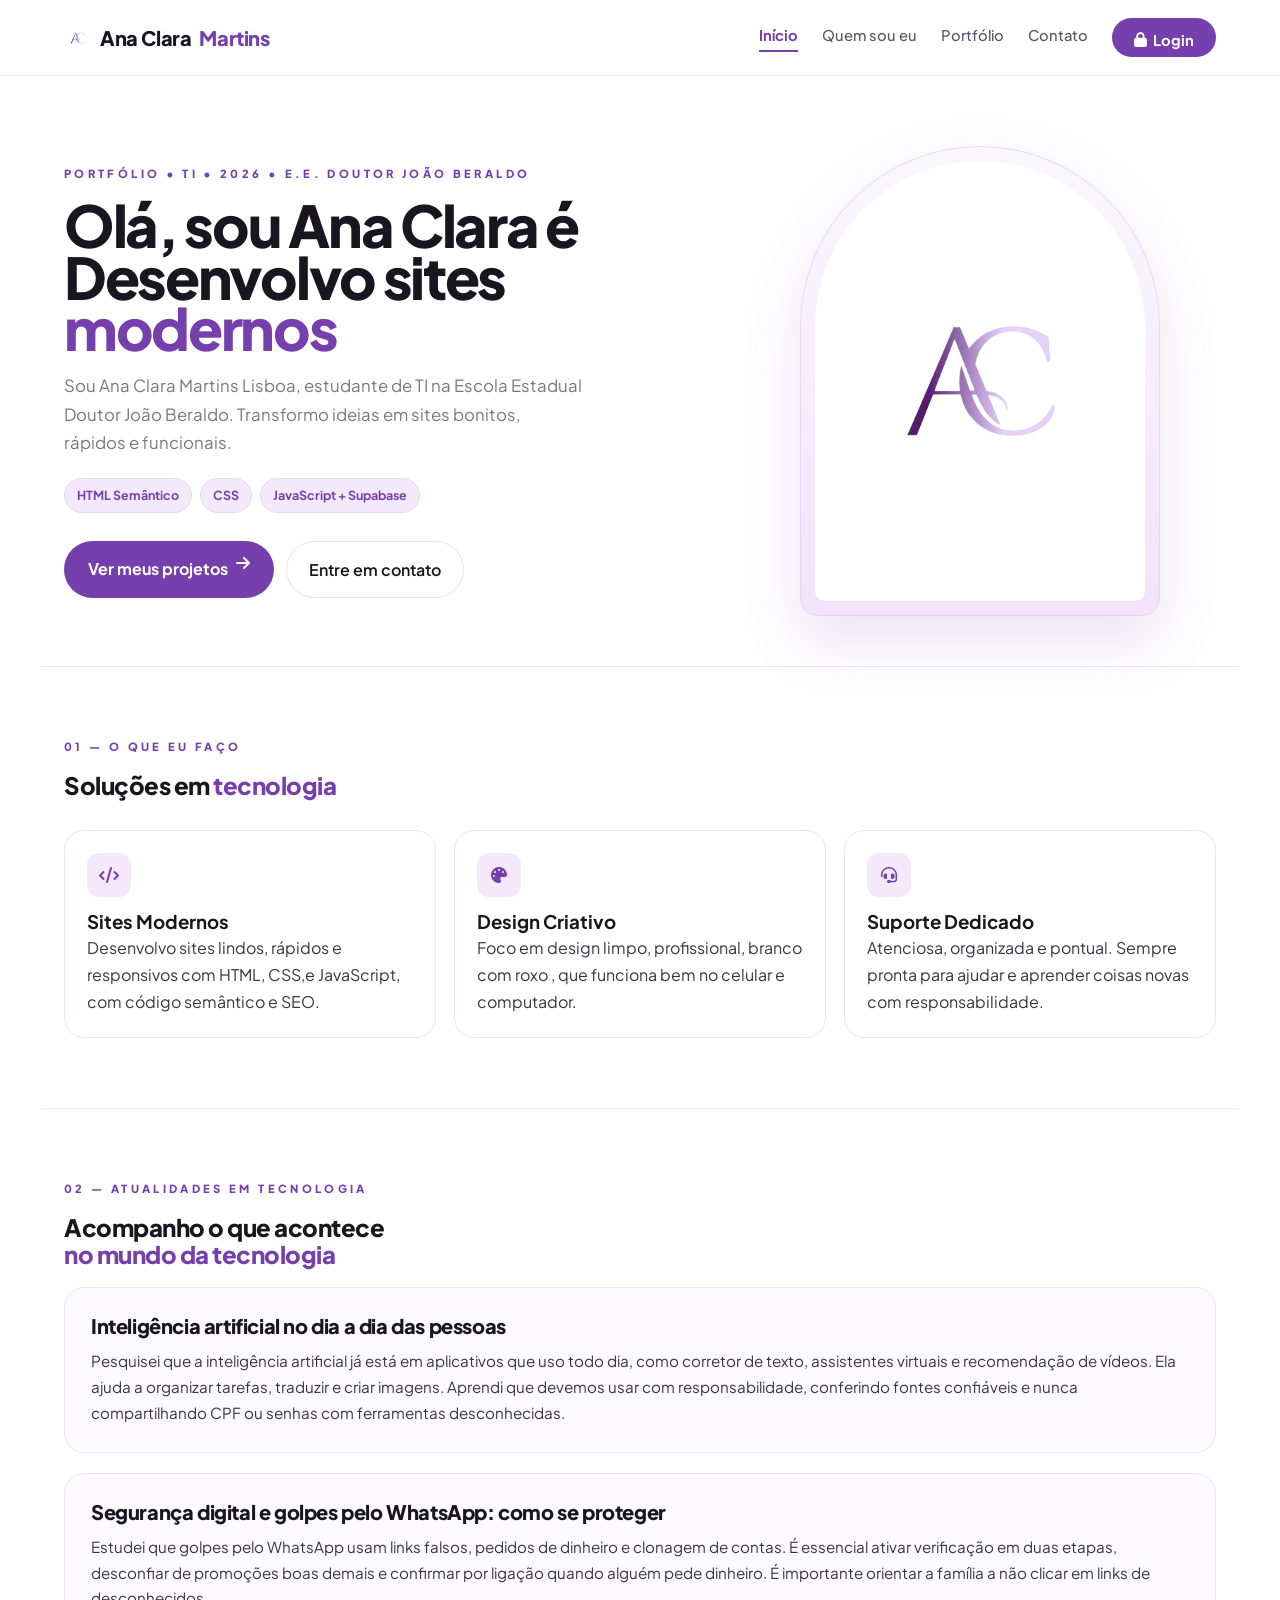
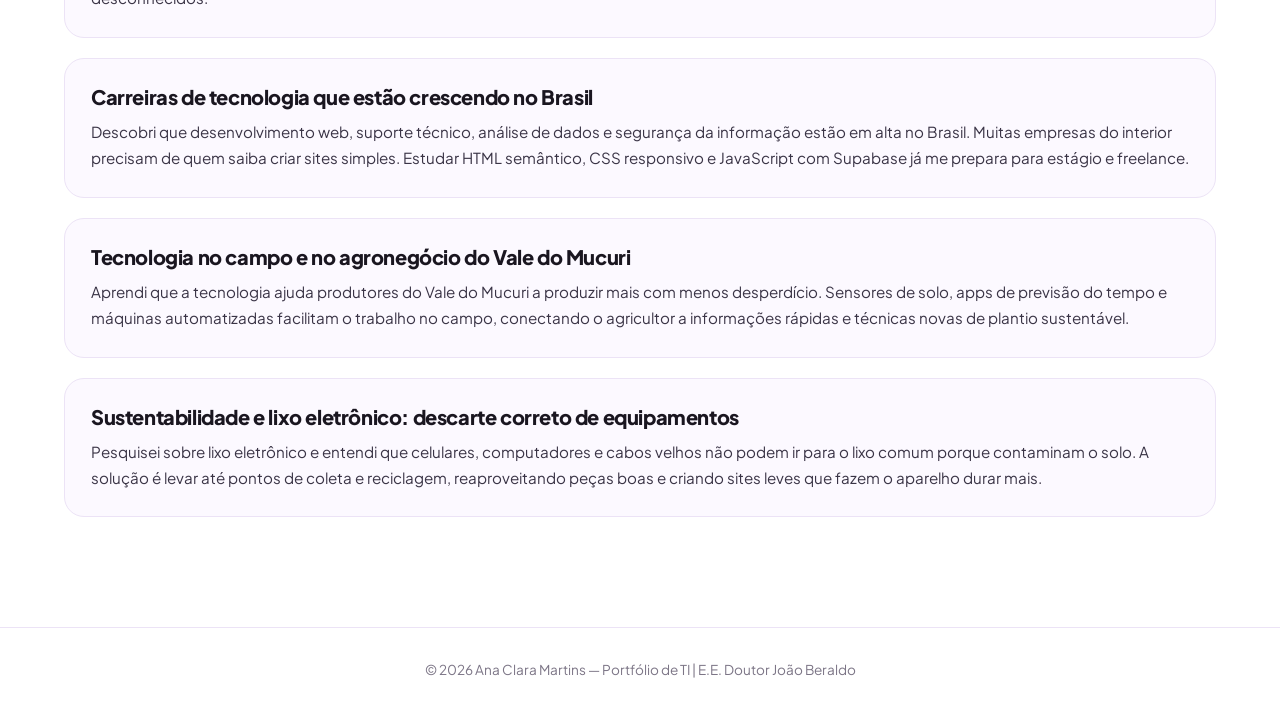
<file: index.html>
<!DOCTYPE html>
<html lang="pt-BR">
<head>
<meta charset="UTF-8">
<meta name="viewport" content="width=device-width, initial-scale=1.0">
<title> Ana Clara Martins | Portfólio de TI - Sites Modernos</title>
<meta name="description" content="Portfólio profissional de 【entity-Ana Clara¦canonical_name=Ana Clara】 Martins, estudante de TI na E.E. Doutor João Beraldo. Crio sites modernos, rápidos e responsivos com HTML, CSS e JavaScript.">
 <link rel="icon" type="image/png" href="logo.png">
<meta property="og:title" content="【entity-Ana Clara¦canonical_name=Ana Clara】 Martins | Portfólio de TI">
<meta property="og:description" content="Estudante de TI na E.E. Doutor João Beraldo criando sites modernos, rápidos e funcionais.">
<meta property="og:type" content="website">
<meta property="og:image" content="logo.png">
<meta property="og:locale" content="pt_BR">
<meta name="keywords" content="【entity-Ana Clara¦canonical_name=Ana Clara】 Martins, portfólio TI, sites modernos, E.E. Doutor João Beraldo, HTML CSS JavaScript">
<link href="https://fonts.googleapis.com/css2?family=Plus+Jakarta+Sans:wght@500;700;800&display=swap" rel="stylesheet">
<link rel="stylesheet" href="https://cdnjs.cloudflare.com/ajax/libs/font-awesome/6.4.0/css/all.min.css">
<link rel="stylesheet" href="style.css">
<style>
:root{--purple:#8951c6;--purple-dark:#7540ad;--text:#1a1620;--muted:#7c7586;--border:#ece3f6;--bg:#fff}
*{box-sizing:border-box;margin:0;padding:0}
body{font-family:'Plus Jakarta Sans',sans-serif;background:var(--bg);color:var(--text);line-height:1.7}
a{text-decoration:none;color:inherit}
.site-header{position:sticky;top:0;z-index:20;background:rgba(255,255,255,.92);backdrop-filter:blur(20px);border-bottom:1px solid var(--border)}
.wrap{max-width:1200px;margin:auto;display:flex;justify-content:space-between;align-items:center;padding:18px 24px}
.logo{font-weight:800;font-size:1.25rem;display:flex;align-items:center;gap:8px}.logo span{color:var(--purple-dark)}.logo img{height:28px;width:auto}
.nav{display:flex;gap:24px;align-items:center;color:#5b5466;font-size:.92rem;font-weight:500}
.nav a.active{color:var(--purple-dark);font-weight:700;border-bottom:2px solid var(--purple-dark);padding-bottom:2px}
.btn-pill{padding:10px 22px;border-radius:999px;background:var(--purple-dark);color:#fff!important;font-weight:700;border:none;cursor:pointer;display:inline-flex;gap:6px;align-items:center}
.hero{max-width:1200px;margin:auto;padding:70px 24px 50px;display:grid;grid-template-columns:1.15fr .85fr;gap:40px;align-items:center}
.eyebrow{font-size:.7rem;letter-spacing:.3em;text-transform:uppercase;color:var(--purple-dark);font-weight:800;margin-bottom:16px}
.hero h1{font-size:clamp(2.4rem,4.5vw,3.8rem);line-height:.9;font-weight:800;letter-spacing:-.04em}
.hero h1 span{color:var(--purple-dark)}
.hero p.lead{color:var(--muted);margin-top:18px;max-width:520px;font-size:1.05rem}
.hero-skills{display:flex;gap:8px;flex-wrap:wrap;margin-top:20px}
.skill-tag{padding:6px 12px;border-radius:999px;background:#f3e9fb;border:1px solid #e9d8f5;color:#7540ad;font-size:.78rem;font-weight:700}
.hero-cta{margin-top:28px;display:flex;gap:12px;flex-wrap:wrap}
.btn-primary{padding:14px 24px;border-radius:999px;background:var(--purple-dark);color:#fff;font-weight:700;display:inline-flex;gap:8px;border:none;cursor:pointer}
.btn-secondary{padding:14px 22px;border-radius:999px;border:1px solid #eadff5;font-weight:600;background:#fff}
.img-wrapper{position:relative;width:360px;padding:14px;background:linear-gradient(180deg,#fbf7ff,#f0e3fb);border:1px solid #e8d6f3;border-radius:220px 220px 20px 20px;box-shadow:0 25px 60px rgba(117,64,173,.15);margin:auto}
.img-wrapper img{width:100%;height:440px;object-fit:contain;padding:24px;background:#fff;border-radius:200px 200px 12px 12px;display:block}
.section{max-width:1200px;margin:auto;padding:70px 24px;border-top:1px solid var(--border)}
.card-grid{display:grid;grid-template-columns:repeat(3,1fr);gap:18px;margin-top:32px}
.card{background:#fff;border:1px solid var(--border);border-radius:20px;padding:22px;transition:.25s}
.card:hover{transform:translateY(-3px);box-shadow:0 20px 50px rgba(60,20,90,.06)}
.card .icon{width:44px;height:44px;border-radius:12px;background:#f3e9fb;color:var(--purple-dark);display:flex;align-items:center;justify-content:center;margin-bottom:14px}
.atualidade{background:#fcf9ff;border:1px solid var(--border);border-radius:20px;padding:26px;margin-top:20px}
.atualidade h2{font-size:1.25rem;font-weight:800;line-height:1.2;margin-bottom:10px}
.atualidade p{color:#3a3446;font-size:.95rem;line-height:1.7}
footer{border-top:1px solid var(--border);padding:30px;text-align:center;color:var(--muted);font-size:.85rem;margin-top:40px}
@media(max-width:900px){.hero{grid-template-columns:1fr}.card-grid{grid-template-columns:1fr}.nav{display:none}}
</style>
</head>
<body>

 <header class="site-header">
  <div class="wrap">
    <a href="index.html" class="logo"><img src="logo.png" alt="Logo AC - 【entity-Ana Clara¦canonical_name=Ana Clara】 Martins" style="height:28px;width:auto"> Ana Clara <span>Martins</span></a>
    <nav class="nav" aria-label="Menu principal">
      <a href="index.html" class="active">Início</a>
      <a href="sobre.html">Quem sou eu</a>
      <a href="portfolio.html">Portfólio</a>
      <a href="contato.html">Contato</a>
      <a href="login.html" class="btn-pill" aria-label="Entrar na área restrita"><i class="fa-solid fa-lock"></i> Login</a>
    </nav>
  </div>
</header>

<main>
  <section class="hero">
    <div>
      <div class="eyebrow">Portfólio • TI • 2026 • E.E. Doutor João Beraldo</div>
      <h1>Olá, sou Ana Clara é <br>Desenvolvo sites<br><span>modernos</span></h1>
      <p class="lead">Sou Ana Clara Martins Lisboa, estudante de TI na Escola Estadual Doutor João Beraldo. Transformo ideias em sites bonitos, rápidos e funcionais.</p>
      <div class="hero-skills">
        <span class="skill-tag">HTML Semântico</span>
        <span class="skill-tag">CSS </span>
        <span class="skill-tag">JavaScript + Supabase</span>
      </div>
      <div class="hero-cta">
        <a href="portfolio.html" class="btn-primary">Ver meus projetos <i class="fa-solid fa-arrow-right"></i></a>
        <a href="contato.html" class="btn-secondary">Entre em contato</a>
      </div>
    </div>
    <div>
      <div class="img-wrapper">
        <img src="logo.png" alt="Logo AC - Marca pessoal de 【entity-Ana Clara¦canonical_name=Ana Clara】 Martins - Portfólio de TI - E.E. Doutor João Beraldo">
      </div>
    </div>
  </section>

  <section class="section">
    <p class="eyebrow">01 — O que eu faço</p>
    <h2>Soluções em <span style="color:#7540ad">tecnologia</span></h2>
    <div class="card-grid">
      <div class="card"><div class="icon"><i class="fa-solid fa-code"></i></div><h3>Sites Modernos</h3><p>Desenvolvo sites lindos, rápidos e responsivos com HTML, CSS,e JavaScript, com código semântico e SEO.</p></div>
      <div class="card"><div class="icon"><i class="fa-solid fa-palette"></i></div><h3>Design Criativo</h3><p>Foco em design limpo, profissional, branco com roxo , que funciona bem no celular e computador.</p></div>
      <div class="card"><div class="icon"><i class="fa-solid fa-headset"></i></div><h3>Suporte Dedicado</h3><p>Atenciosa, organizada e pontual. Sempre pronta para ajudar e aprender coisas novas com responsabilidade.</p></div>
    </div>
  </section>

  <section class="section" aria-labelledby="atualidades-title">
    <p class="eyebrow">02 — Atualidades em tecnologia</p>
    <h2 id="atualidades-title">Acompanho o que acontece<br><span style="color:#7540ad">no mundo da tecnologia</span></h2>

    <article class="atualidade">
      <h2>Inteligência artificial no dia a dia das pessoas</h2>
      <p>Pesquisei que a inteligência artificial já está em aplicativos que uso todo dia, como corretor de texto, assistentes virtuais e recomendação de vídeos. Ela ajuda a organizar tarefas, traduzir e criar imagens. Aprendi que devemos usar com responsabilidade, conferindo fontes confiáveis e nunca compartilhando CPF ou senhas com ferramentas desconhecidas.</p>
    </article>
    <article class="atualidade">
      <h2>Segurança digital e golpes pelo  WhatsApp: como se proteger</h2>
      <p>Estudei que golpes pelo WhatsApp usam links falsos, pedidos de dinheiro e clonagem de contas. É essencial ativar verificação em duas etapas, desconfiar de promoções boas demais e confirmar por ligação quando alguém pede dinheiro. É importante orientar a família a não clicar em links de desconhecidos.</p>
    </article>
    <article class="atualidade">
      <h2>Carreiras de tecnologia que estão crescendo no Brasil</h2>
      <p>Descobri que desenvolvimento web, suporte técnico, análise de dados e segurança da informação estão em alta no Brasil. Muitas empresas do interior precisam de quem saiba criar sites simples. Estudar HTML semântico, CSS responsivo e JavaScript com Supabase já me prepara para estágio e freelance.</p>
    </article>
    <article class="atualidade">
      <h2>Tecnologia no campo e no agronegócio do Vale do Mucuri</h2>
      <p>Aprendi que a tecnologia ajuda produtores do Vale do Mucuri a produzir mais com menos desperdício. Sensores de solo, apps de previsão do tempo e máquinas automatizadas facilitam o trabalho no campo, conectando o agricultor a informações rápidas e técnicas novas de plantio sustentável.</p>
    </article>
    <article class="atualidade">
      <h2>Sustentabilidade e lixo eletrônico: descarte correto de equipamentos</h2>
      <p>Pesquisei sobre lixo eletrônico e entendi que celulares, computadores e cabos velhos não podem ir para o lixo comum porque contaminam o solo. A solução é levar até pontos de coleta e reciclagem, reaproveitando peças boas e criando sites leves que fazem o aparelho durar mais.</p>
    </article>
  </section>
</main>

<footer>© 2026 Ana Clara Martins — Portfólio de TI | E.E. Doutor João Beraldo</footer>

</body>
</html>
</file>
<file: style.css>
:root{
  --purple:#8951c6;
  --purple-dark:#7540ad;
  --purple-light:#f3e9fb;
  --purple-border:#ece3f6;
  --text:#1a1620;
  --muted:#7c7586;
  --bg:#fff;
  --bg-soft:#fcf9ff;
  --bg-soft2:#f9f5ff;
  --border:#ece3f6;
  --shadow:0 8px 30px rgba(117,64,173,.06);
  --shadow-hover:0 20px 50px rgba(60,20,90,.08);
}

*{box-sizing:border-box;margin:0;padding:0}
html{scroll-behavior:smooth}
body{
  font-family:'Plus Jakarta Sans',system-ui,-apple-system,Segoe UI,Roboto,sans-serif;
  background:var(--bg);
  color:var(--text);
  line-height:1.7;
  -webkit-font-smoothing:antialiased;
}
a{text-decoration:none;color:inherit}
img{max-width:100%;display:block}
button{font-family:inherit}

/* HEADER - igual em todas as páginas */
.site-header,.header{
  position:sticky;top:0;z-index:20;
  background:rgba(255,255,255,.92);
  backdrop-filter:blur(20px);
  border-bottom:1px solid var(--border);
}
.wrap{
  max-width:1220px;margin:auto;
  display:flex;justify-content:space-between;align-items:center;
  padding:18px 24px;
}
.logo{
  font-weight:800;font-size:1.25rem;
  display:flex;align-items:center;gap:8px;
  letter-spacing:-.02em;
}
.logo span{color:var(--purple-dark)}
.logo img{
  height:28px;width:auto;
  object-fit:contain;
}
.nav{
  display:flex;gap:26px;align-items:center;
  color:#5b5466;font-size:.92rem;font-weight:500;
}
.nav a{
  padding-bottom:2px;
  border-bottom:2px solid transparent;
  transition:.2s;
}
.nav a:hover{color:var(--purple-dark)}
.nav a.active{
  color:var(--purple-dark);
  font-weight:700;
  border-bottom-color:var(--purple-dark);
}
.btn-pill{
  padding:10px 22px;border-radius:999px;
  background:var(--purple-dark);color:#fff!important;
  font-weight:700;border:none;cursor:pointer;
  display:inline-flex;gap:6px;align-items:center;justify-content:center;
  transition:.2s;
}
.btn-pill:hover{transform:translateY(-1px);box-shadow:0 8px 20px rgba(117,64,173,.25)}

/* TIPOGRAFIA UNIFICADA - mesmo tamanho em todas */
h1{font-weight:800;letter-spacing:-.03em;line-height:.95}
h2{font-weight:800;letter-spacing:-.02em;line-height:1.1}
h3{font-weight:700;line-height:1.2}
p{color:#3a3446}
.eyebrow,.kicker,.section-title{
  font-size:.68rem;letter-spacing:.32em;
  text-transform:uppercase;color:var(--purple-dark);
  font-weight:800;margin-bottom:12px;
}

/* HERO */
.hero{
  max-width:1220px;margin:auto;
  padding:70px 24px 50px;
  display:grid;grid-template-columns:1.15fr .85fr;
  gap:40px;align-items:center;
}
.hero h1{font-size:clamp(2.4rem,4.5vw,3.8rem)}
.lead{color:var(--muted);margin-top:16px;max-width:520px;font-size:1.05rem}

/* SECTIONS */
.section{
  max-width:1220px;margin:auto;
  padding:70px 24px;
  border-top:1px solid var(--border);
}
.card-grid{
  display:grid;grid-template-columns:repeat(3,1fr);
  gap:18px;margin-top:32px;
}
.card{
  background:#fff;border:1px solid var(--border);
  border-radius:20px;padding:22px;
  transition:.25s;
}
.card:hover{transform:translateY(-3px);box-shadow:var(--shadow-hover)}

/* FORMULÁRIOS - label com for (parte 2) */
.label{font-size:.76rem;font-weight:700;color:#4a4452;margin-bottom:4px;display:block;margin-top:12px}
.input,.select,.textarea,.form-input{
  width:100%;padding:12px 14px;
  border:1px solid var(--border);border-radius:12px;
  outline:none;font-family:inherit;font-size:.88rem;background:#fff;
  transition:.2s;
}
.input:focus,.select:focus,.textarea:focus{
  border-color:var(--purple-dark);
  box-shadow:0 0 0 3px var(--purple-light);
}

/* FOOTER */
footer{
  border-top:1px solid var(--border);
  padding:30px 24px;text-align:center;
  color:var(--muted);font-size:.85rem;
  margin-top:40px;
}

/* LOGO WRAPPER - pra não quebrar imagem */
.img-wrapper{
  position:relative;width:360px;
  padding:14px;
  background:linear-gradient(180deg,#fbf7ff,#f0e3fb);
  border:1px solid #e8d6f3;
  border-radius:220px 220px 20px 20px;
  box-shadow:0 25px 60px rgba(117,64,173,.15);
  margin:auto;
}
.img-wrapper img{
  width:100%;height:440px;
  object-fit:contain;padding:24px;
  background:#fff;border-radius:200px 200px 12px 12px;
}

/* RESPONSIVO */
@media(max-width:900px){
  .hero{grid-template-columns:1fr;padding-top:50px}
  .card-grid{grid-template-columns:1fr}
  .nav{display:none}
  .wrap{padding:14px 18px}
  .img-wrapper{width:300px}
  .img-wrapper img{height:360px}
}

/* ACESSIBILIDADE - parte 2 */
a:focus-visible,button:focus-visible,input:focus-visible,select:focus-visible,textarea:focus-visible{
  outline:2px solid var(--purple-dark);
  outline-offset:2px;
}
</file>
